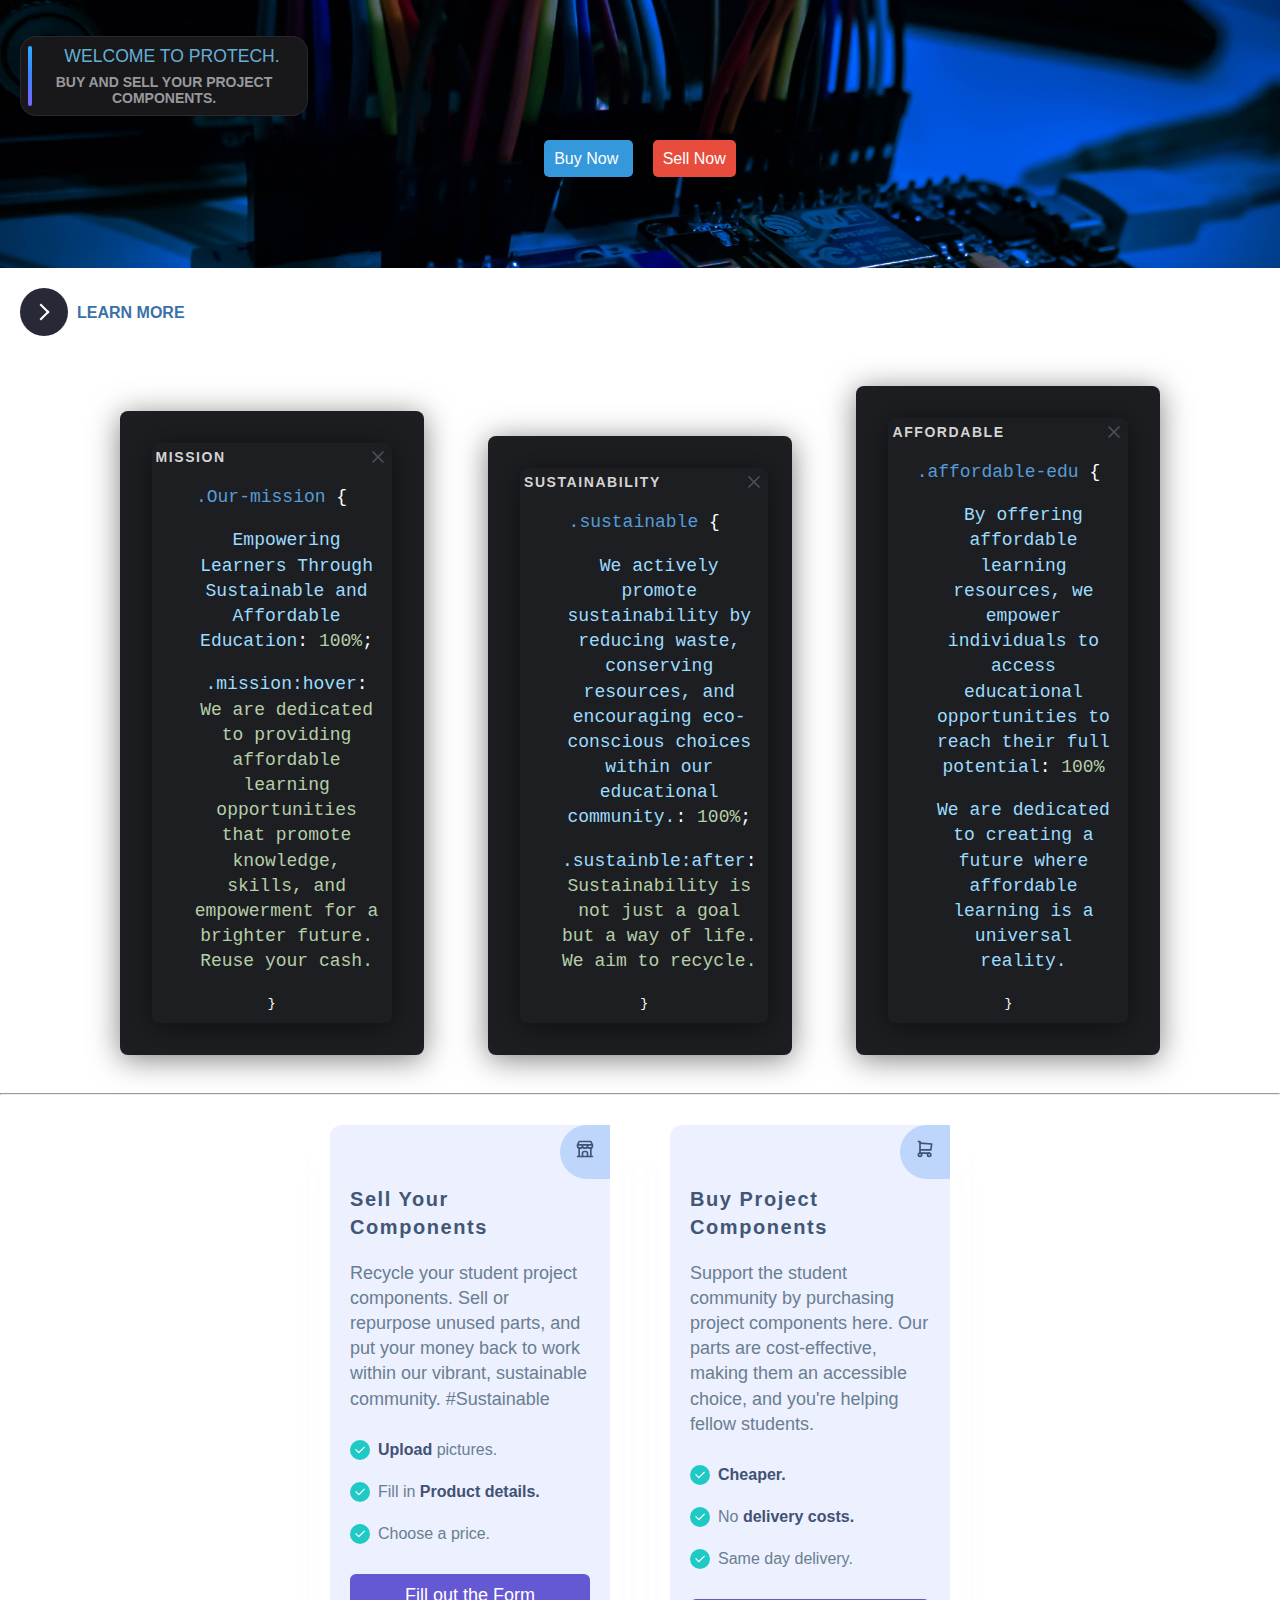
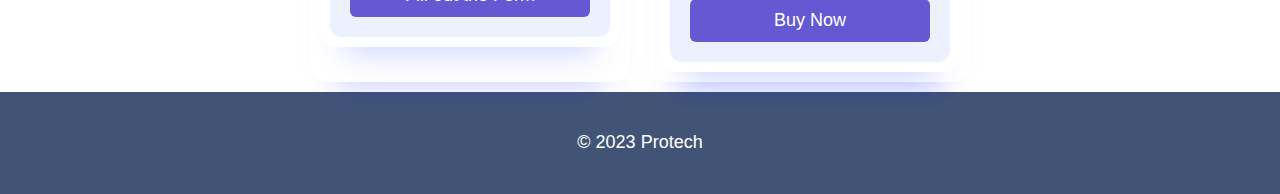
<file: index.html>
<!DOCTYPE html>
<html lang="en">
  <head>
    <meta charset="UTF-8" />
    <meta name="viewport" content="width=device-width, initial-scale=1.0" />
    <title>Sell Your Products</title>
    <link rel="stylesheet" type="text/css" href="style.css" />
  </head>

  <body>
    <section class="hero">
      <h1 class="site-name">
        <div class="notification">
          <div class="notiglow"></div>
          <div class="notiborderglow"></div>
          <div class="notititle">Welcome To ProTech.</div>
          <div class="notibody">Buy and Sell your project components.</div>
        </div>
      </h1>

      <div class="button-container">
        <a href="buyingpage.html" class="buy-link">Buy Now </a>
        <a href="#" class="sell-link">Sell Now</a>
      </div>
    </section>

    <button class="learn-more">
      <span class="circle" aria-hidden="true">
        <span class="icon arrow"></span>
      </span>
      <span class="button-text">
        <a href="about.html" class="learn">LEARN MORE</a></span
      >
    </button>

    <div class="code-editor-container">
      <div class="flex justify-center flex-wrap">
        <div class="code-editor">
          <div class="code-editor">
            <div class="header">
              <span class="title">MISSION</span>
              <svg
                xmlns="http://www.w3.org/2000/svg"
                fill="none"
                viewBox="0 0 24 24"
                class="icon"
              >
                <g stroke-width="0" id="SVGRepo_bgCarrier"></g>
                <g
                  stroke-linejoin="round"
                  stroke-linecap="round"
                  id="SVGRepo_tracerCarrier"
                ></g>
                <g id="SVGRepo_iconCarrier">
                  <path
                    stroke-linecap="round"
                    stroke-width="2"
                    stroke="#4C4F5A"
                    d="M6 6L18 18"
                  ></path>
                  <path
                    stroke-linecap="round"
                    stroke-width="2"
                    stroke="#4C4F5A"
                    d="M18 6L6 18"
                  ></path>
                </g>
              </svg>
            </div>
            <div class="editor-content">
              <code class="code">
                <p><span class="color-0">.Our-mission </span> <span>{</span></p>

                <p class="property">
                  <span class="color-2"
                    >Empowering Learners Through Sustainable and Affordable
                    Education</span
                  ><span>:</span> <span class="color-1">100%</span>;
                </p>

                <p class="property">
                  <span class="color-2">.mission:hover</span><span>:</span>
                  <span class="color-1"
                    >We are dedicated to providing affordable learning
                    opportunities that promote knowledge, skills, and
                    empowerment for a brighter future. Reuse your cash.</span
                  >
                </p>
                <span>}</span>
              </code>
            </div>
          </div>
        </div>

        <div class="code-editor">
          <div class="code-editor">
            <div class="header">
              <span class="title">SUSTAINABILITY</span>
              <svg
                xmlns="http://www.w3.org/2000/svg"
                fill="none"
                viewBox="0 0 24 24"
                class="icon"
              >
                <g stroke-width="0" id="SVGRepo_bgCarrier"></g>
                <g
                  stroke-linejoin="round"
                  stroke-linecap="round"
                  id="SVGRepo_tracerCarrier"
                ></g>
                <g id="SVGRepo_iconCarrier">
                  <path
                    stroke-linecap="round"
                    stroke-width="2"
                    stroke="#4C4F5A"
                    d="M6 6L18 18"
                  ></path>
                  <path
                    stroke-linecap="round"
                    stroke-width="2"
                    stroke="#4C4F5A"
                    d="M18 6L6 18"
                  ></path>
                </g>
              </svg>
            </div>
            <div class="editor-content">
              <code class="code">
                <p><span class="color-0">.sustainable </span> <span>{</span></p>

                <p class="property">
                  <span class="color-2"
                    >We actively promote sustainability by reducing waste,
                    conserving resources, and encouraging eco-conscious choices
                    within our educational community.</span
                  ><span>:</span> <span class="color-1">100%</span>;
                </p>

                <p class="property">
                  <span class="color-2">.sustainble:after</span><span>:</span>
                  <span class="color-1"
                    >Sustainability is not just a goal but a way of life. We aim
                    to recycle.
                  </span>
                </p>
                <span>}</span>
              </code>
            </div>
          </div>
        </div>

        <div class="code-editor">
          <div class="code-editor">
            <div class="header">
              <span class="title">AFFORDABLE</span>
              <svg
                xmlns="http://www.w3.org/2000/svg"
                fill="none"
                viewBox="0 0 24 24"
                class="icon"
              >
                <g stroke-width="0" id="SVGRepo_bgCarrier"></g>
                <g
                  stroke-linejoin="round"
                  stroke-linecap="round"
                  id="SVGRepo_tracerCarrier"
                ></g>
                <g id="SVGRepo_iconCarrier">
                  <path
                    stroke-linecap="round"
                    stroke-width="2"
                    stroke="#4C4F5A"
                    d="M6 6L18 18"
                  ></path>
                  <path
                    stroke-linecap="round"
                    stroke-width="2"
                    stroke="#4C4F5A"
                    d="M18 6L6 18"
                  ></path>
                </g>
              </svg>
            </div>
            <div class="editor-content">
              <code class="code">
                <p>
                  <span class="color-0">.affordable-edu </span> <span>{</span>
                </p>

                <p class="property">
                  <span class="color-2"
                    >By offering affordable learning resources, we empower individuals to access educational
                    opportunities to reach their full potential</span
                  ><span>:</span>
                  <span class="color-1">100%</span>
                </p>

                <p class="property">
                  <span class="color-2"
                    >We are dedicated to creating a future where affordable
                    learning is a universal reality.</span
                  ><span></span>
                  <span class="color-1"></span>
                </p>
                <span>}</span>
              </code>
            </div>
          </div>
        </div>
      </div>
    </div>

    <hr />

    <div class="plan-container">
      <div class="plan">
        <div class="plan">
          <div class="inner">
            <span class="pricing">
              <span>
                <svg
                  xmlns="http://www.w3.org/2000/svg"
                  class="icon icon-tabler icon-tabler-building-store"
                  width="24"
                  height="24"
                  viewBox="0 0 24 24"
                  stroke-width="2"
                  stroke="currentColor"
                  fill="none"
                  stroke-linecap="round"
                  stroke-linejoin="round"
                >
                  <path stroke="none" d="M0 0h24v24H0z" fill="none"></path>
                  <path d="M3 21l18 0"></path>
                  <path
                    d="M3 7v1a3 3 0 0 0 6 0v-1m0 1a3 3 0 0 0 6 0v-1m0 1a3 3 0 0 0 6 0v-1h-18l2 -4h14l2 4"
                  ></path>
                  <path d="M5 21l0 -10.15"></path>
                  <path d="M19 21l0 -10.15"></path>
                  <path d="M9 21v-4a2 2 0 0 1 2 -2h2a2 2 0 0 1 2 2v4"></path>
                </svg>
              </span>
            </span>
            <p class="title">Sell Your Components</p>
            <p class="info">
              Recycle your student project components. Sell or repurpose unused
              parts, and put your money back to work within our vibrant,
              sustainable community. #Sustainable
            </p>
            <ul class="features">
              <li>
                <span class="icon">
                  <svg
                    height="24"
                    width="24"
                    viewBox="0 0 24 24"
                    xmlns="http://www.w3.org/2000/svg"
                  >
                    <path d="M0 0h24v24H0z" fill="none"></path>
                    <path
                      fill="currentColor"
                      d="M10 15.172l9.192-9.193 1.415 1.414L10 18l-6.364-6.364 1.414-1.414z"
                    ></path>
                  </svg>
                </span>
                <span><strong>Upload</strong> pictures.</span>
              </li>
              <li>
                <span class="icon">
                  <svg
                    height="24"
                    width="24"
                    viewBox="0 0 24 24"
                    xmlns="http://www.w3.org/2000/svg"
                  >
                    <path d="M0 0h24v24H0z" fill="none"></path>
                    <path
                      fill="currentColor"
                      d="M10 15.172l9.192-9.193 1.415 1.414L10 18l-6.364-6.364 1.414-1.414z"
                    ></path>
                  </svg>
                </span>
                <span>Fill in<strong> Product details.</strong></span>
              </li>
              <li>
                <span class="icon">
                  <svg
                    height="24"
                    width="24"
                    viewBox="0 0 24 24"
                    xmlns="http://www.w3.org/2000/svg"
                  >
                    <path d="M0 0h24v24H0z" fill="none"></path>
                    <path
                      fill="currentColor"
                      d="M10 15.172l9.192-9.193 1.415 1.414L10 18l-6.364-6.364 1.414-1.414z"
                    ></path>
                  </svg>
                </span>
                <span>Choose a price.</span>
              </li>
            </ul>
            <div class="action">
              <a class="button" href="#"> Fill out the Form </a>
            </div>
          </div>
        </div>
      </div>
      <div class="plan">
        <div class="plan">
          <div class="inner">
            <span class="pricing">
              <span>
                <svg
                  xmlns="http://www.w3.org/2000/svg"
                  class="icon icon-tabler icon-tabler-shopping-cart"
                  width="24"
                  height="24"
                  viewBox="0 0 24 24"
                  stroke-width="2"
                  stroke="currentColor"
                  fill="none"
                  stroke-linecap="round"
                  stroke-linejoin="round"
                >
                  <path stroke="none" d="M0 0h24v24H0z" fill="none"></path>
                  <path d="M6 19m-2 0a2 2 0 1 0 4 0a2 2 0 1 0 -4 0"></path>
                  <path d="M17 19m-2 0a2 2 0 1 0 4 0a2 2 0 1 0 -4 0"></path>
                  <path d="M17 17h-11v-14h-2"></path>
                  <path d="M6 5l14 1l-1 7h-13"></path>
                </svg>
              </span>
            </span>
            <p class="title">Buy Project Components</p>
            <p class="info">
              Support the student community by purchasing project components
              here. Our parts are cost-effective, making them an accessible
              choice, and you're helping fellow students.
            </p>
            <ul class="features">
              <li>
                <span class="icon">
                  <svg
                    height="24"
                    width="24"
                    viewBox="0 0 24 24"
                    xmlns="http://www.w3.org/2000/svg"
                  >
                    <path d="M0 0h24v24H0z" fill="none"></path>
                    <path
                      fill="currentColor"
                      d="M10 15.172l9.192-9.193 1.415 1.414L10 18l-6.364-6.364 1.414-1.414z"
                    ></path>
                  </svg>
                </span>
                <span><strong>Cheaper.</strong></span>
              </li>
              <li>
                <span class="icon">
                  <svg
                    height="24"
                    width="24"
                    viewBox="0 0 24 24"
                    xmlns="http://www.w3.org/2000/svg"
                  >
                    <path d="M0 0h24v24H0z" fill="none"></path>
                    <path
                      fill="currentColor"
                      d="M10 15.172l9.192-9.193 1.415 1.414L10 18l-6.364-6.364 1.414-1.414z"
                    ></path>
                  </svg>
                </span>
                <span>No <strong>delivery costs.</strong></span>
              </li>
              <li>
                <span class="icon">
                  <svg
                    height="24"
                    width="24"
                    viewBox="0 0 24 24"
                    xmlns="http://www.w3.org/2000/svg"
                  >
                    <path d="M0 0h24v24H0z" fill="none"></path>
                    <path
                      fill="currentColor"
                      d="M10 15.172l9.192-9.193 1.415 1.414L10 18l-6.364-6.364 1.414-1.414z"
                    ></path>
                  </svg>
                </span>
                <span>Same day delivery.</span>
              </li>
            </ul>
            <div class="action">
              <a class="button" href="buyingpage.html"> Buy Now </a>
            </div>
          </div>
        </div>
      </div>
    </div>

    <footer class="footer">
      <div class="footer-content">
        <p>&copy; 2023 Protech</p>
      </div>
    </footer>
  </body>
</html>
</file>
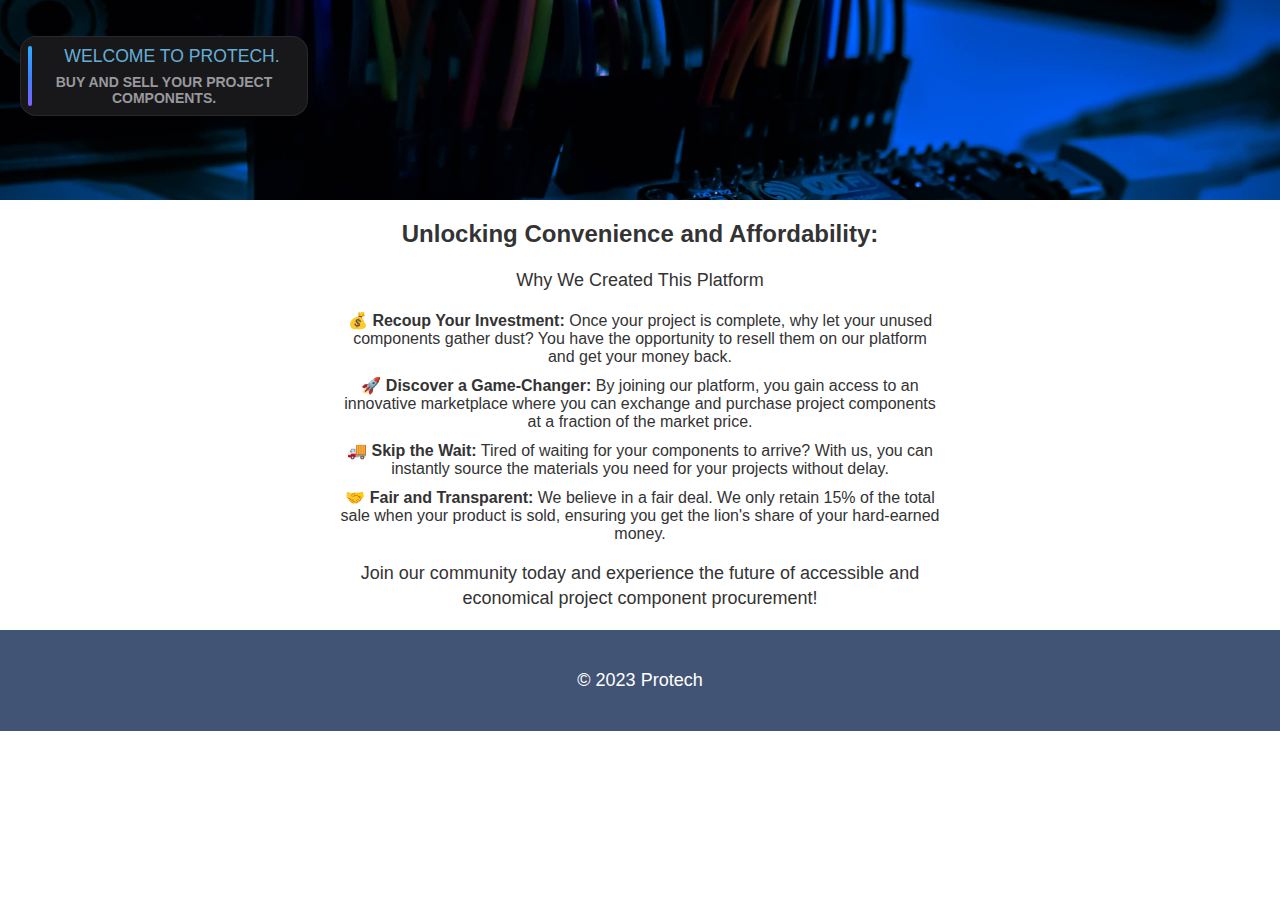
<file: about.html>
<!DOCTYPE html>
<html lang="en">
  <head>
    <meta charset="UTF-8" />
    <meta name="viewport" content="width=device-width, initial-scale=1.0" />
    <title>Sell Your Products</title>
    <link rel="stylesheet" type="text/css" href="style.css" />
  </head>

  <body>
    <section class="hero">
      <h1 class="site-name">
        <div class="notification">
          <div class="notiglow"></div>
          <div class="notiborderglow"></div>
          <div class="notititle">Welcome To ProTech.</div>
          <div class="notibody">Buy and Sell your project components.</div>
        </div>
      </h1>
    </section>

    <div class="mission-statement">
      <h2>Unlocking Convenience and Affordability:</h2>
      <p>Why We Created This Platform</p>
      <ul>
        <li>
          <span class="bold">💰 Recoup Your Investment:</span> Once your project
          is complete, why let your unused components gather dust? You have the
          opportunity to resell them on our platform and get your money back.
        </li>
        <li>
          <span class="bold">🚀 Discover a Game-Changer:</span> By joining our
          platform, you gain access to an innovative marketplace where you can
          exchange and purchase project components at a fraction of the market
          price.
        </li>
        <li>
          <span class="bold">🚚 Skip the Wait:</span> Tired of waiting for your
          components to arrive? With us, you can instantly source the materials
          you need for your projects without delay.
        </li>
        <li>
          <span class="bold">🤝 Fair and Transparent:</span> We believe in a
          fair deal. We only retain 15% of the total sale when your product is
          sold, ensuring you get the lion's share of your hard-earned money.
        </li>
      </ul>
      <p>
        Join our community today and experience the future of accessible and
        economical project component procurement!
      </p>
    </div>

    <footer class="footer">
      <div class="footer-content">
        <p>&copy; 2023 Protech</p>
      </div>
    </footer>
  </body>
</html>
</file>
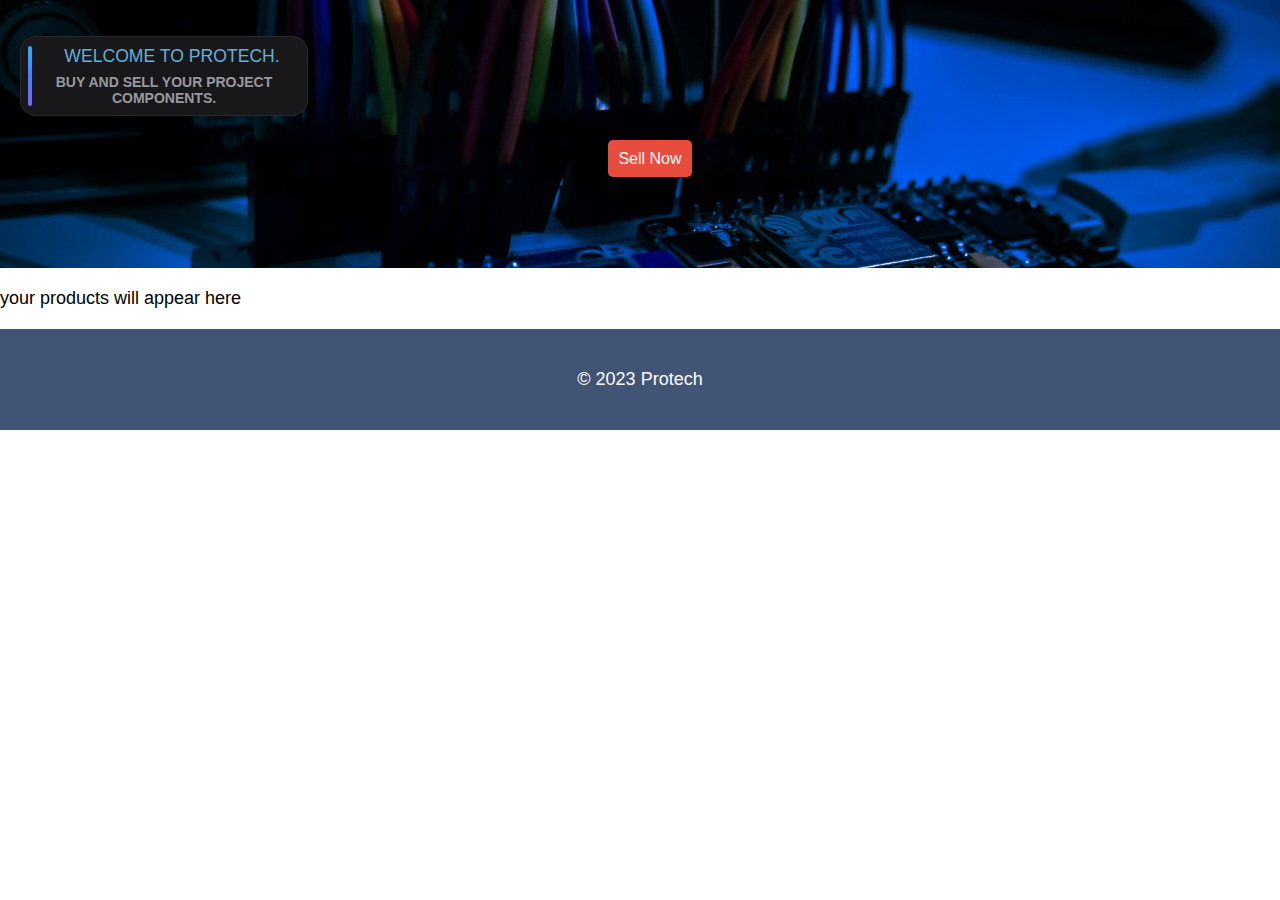
<file: buyingpage.html>
<!DOCTYPE html>
<html lang="en">
  <head>
    <meta charset="UTF-8" />
    <meta name="viewport" content="width=device-width, initial-scale=1.0" />
    <title>Sell Your Products</title>
    <link rel="stylesheet" type="text/css" href="style.css" />
  </head>

  <body>
    <section class="hero">
      <h1 class="site-name">
        <div class="notification">
          <div class="notiglow"></div>
          <div class="notiborderglow"></div>
          <div class="notititle">Welcome To ProTech.</div>
          <div class="notibody">Buy and Sell your project components.</div>
        </div>
      </h1>

      <div class="button-container">
        <a href="#" class="sell-link">Sell Now</a>
      </div>
    </section>

    <p>your products will appear here</p>

    <footer class="footer">
      <div class="footer-content">
        <p>&copy; 2023 Protech</p>
      </div>
    </footer>
  </body>
</html>
</file>
<file: style.css>
body {
    margin: 0;
    font-family: 'Gill Sans', 'Gill Sans MT', Calibri, 'Trebuchet MS', sans-serif;
}

.hero {
    background-image: url('./tim-kabel-FCrYdP8gohg-unsplash.jpg'); /* Replace with the URL of your image */
    background-size: cover;
    background-position: center;
    color: #fff;
    text-align: center;
    padding: 100px 0;
    position: relative;
}

.notification {
    display: flex;
    flex-direction: column;
    isolation: isolate;
    position: relative;
    width: 18rem;
    height: 5rem;
    background: #29292c;
    border-radius: 1rem;
    overflow: hidden;
    font-family: 'Gill Sans', 'Gill Sans MT', Calibri, 'Trebuchet MS', sans-serif;
    font-size: 14px;
    --gradient: linear-gradient(to bottom, #2eadff, #3d83ff, #7e61ff);
    --color: #65afd6;
  }
  
  .notification:before {
    position: absolute;
    content: "";
    inset: 0.0625rem;
    border-radius: 0.9375rem;
    background: #18181b;
    z-index: 2
  }
  
  .notification:after {
    position: absolute;
    content: "";
    width: 0.25rem;
    inset: 0.65rem auto 0.65rem 0.5rem;
    border-radius: 0.125rem;
    background: var(--gradient);
    transition: transform 300ms ease;
    z-index: 4;
  }
  
  .notification:hover:after {
    transform: translateX(0.15rem)
  }
  
  .notititle {
    color: var(--color);
    padding: 0.65rem 0.25rem 0.4rem 1.25rem;
    font-weight: 500;
    font-size: 1.1rem;
    transition: transform 300ms ease;
    z-index: 5;
  }
  
  .notification:hover .notititle {
    transform: translateX(0.15rem)
  }
  
  .notibody {
    color: #99999d;
    padding: 0 1.25rem;
    transition: transform 300ms ease;
    z-index: 5;
  }
  
  .notification:hover .notibody {
    transform: translateX(0.25rem)
  }
  
  .notiglow,
  .notiborderglow {
    position: absolute;
    width: 20rem;
    height: 20rem;
    transform: translate(-50%, -50%);
    background: radial-gradient(circle closest-side at center, white, transparent);
    opacity: 0;
    transition: opacity 300ms ease;
  }
  
  .notiglow {
    z-index: 3;
  }
  
  .notiborderglow {
    z-index: 1;
  }
  
  .notification:hover .notiglow {
    opacity: 0.1
  }
  
  .notification:hover .notiborderglow {
    opacity: 0.1
  }
  
  .note {
    color: var(--color);
    position: fixed;
    top: 80%;
    left: 50%;
    transform: translateX(-50%);
    text-align: center;
    font-size: 0.9rem;
    width: 75%;
  }
.site-name {
    position: absolute;
    top: 20px;
    left: 20px;
    font-size: 24px;
    color: #fff;
    text-transform: uppercase;
}

.options {
    text-align: center;
    margin-top: 100px;
}

.options a {
    display: inline-block;
    background-color: #3498db;
    color: #fff;
    text-decoration: none;
    font-size: 18px;
    padding: 10px 20px;
    margin: 10px;
    border-radius: 5px;
}

/* Media Query for responsiveness */
@media screen and (max-width: 768px) {
    .site-name {
        font-size: 20px;
    }

    .options a {
        font-size: 16px;
        padding: 8px 16px;
        margin: 8px;
    }
}
.plan {
    border-radius: 16px;
    box-shadow: 0 30px 30px -25px rgba(0, 38, 255, 0.205);
    padding: 10px;
    background-color: #fff;
    color: #697e91;
    max-width: 300px;
    
  }
  
  .plan strong {
    font-weight: 600;
    color: #425275;
  }
  
  .plan .inner {
    align-items: center;
    padding: 20px;
    padding-top: 40px;
    background-color: #ecf0ff;
    border-radius: 12px;
    position: relative;
  }
  
  .plan .pricing {
    position: absolute;
    top: 0;
    right: 0;
    background-color: #bed6fb;
    border-radius: 99em 0 0 99em;
    display: flex;
    align-items: center;
    padding: 0.625em 0.75em;
    font-size: 1.25rem;
    font-weight: 600;
    color: #425475;
  }
  
  .plan .pricing small {
    color: #707a91;
    font-size: 0.75em;
    margin-left: 0.25em;
  }
  
  .plan .title {
    font-weight: 600;
    font-size: 1.25rem;
    color: #425675;
  }
  
  .plan .title + * {
    margin-top: 0.75rem;
  }
  
  .plan .info + * {
    margin-top: 1rem;
  }
  
  .plan .features {
    display: flex;
    flex-direction: column;
  }
  
  .plan .features li {
    display: flex;
    align-items: center;
    gap: 0.5rem;
  }
  
  .plan .features li + * {
    margin-top: 0.75rem;
  }
  
  .plan .features .icon {
    background-color: #1FCAC5;
    display: inline-flex;
    align-items: center;
    justify-content: center;
    color: #fff;
    border-radius: 50%;
    width: 20px;
    height: 20px;
  }
  
  .plan .features .icon svg {
    width: 14px;
    height: 14px;
  }
  
  .plan .features + * {
    margin-top: 1.25rem;
  }
  
  .plan .action {
    width: 100%;
    display: flex;
    align-items: center;
    justify-content: end;
  }
  
  .plan .button {
    background-color: #6558d3;
    border-radius: 6px;
    color: #fff;
    font-weight: 500;
    font-size: 1.125rem;
    text-align: center;
    border: 0;
    outline: 0;
    width: 100%;
    padding: 0.625em 0.75em;
    text-decoration: none;
  }
  
  .plan .button:hover, .plan .button:focus {
    background-color: #4133B7;
  }
  /* Existing CSS for the .plan class and its children goes here */

.plan-container {
    margin: 10px;
    display: flex;
    justify-content: center;
    flex-wrap: wrap;
    gap: 20px; /* Adjust this value to control the gap between the cards */
    /* max-height: 700px;*/
} 

.plan {
    border-radius: 16px;
    box-shadow: 0 30px 30px -25px rgba(0, 38, 255, 0.205);
    padding: 10px;
    background-color: #fff;
    color: #697e91;
    max-width: 300px;
    flex: 1; /* Allow the cards to share available space equally */
}

.code-editor {
    max-width: 300px;
    background-color: #1d1e22;
    box-shadow: 0px 4px 30px rgba(0, 0, 0, 0.5);
    border-radius: 8px;
    padding: 2px;
    margin: 30px;
  }
  
  .header {
    
    display: flex;
    align-items: center;
    justify-content: space-between;
    margin: 2px;
  }
  
  .title {
    font-family: Lato, sans-serif;
    font-weight: 900;
    font-size: 14px;
    letter-spacing: 1.57px;
    color: rgb(212 212 212);
  }
  
  .icon {
    width: 20px;
    transition: .2s ease;
  }
  
  .icon:hover {
    cursor: pointer;
    border-radius: 50px;
    background-color: #6e7281;
  }
  
  .editor-content {
    margin: 0 10px 10px;
    color: white;
  }
  
  .property {
    margin-left: 30px;
  }
  
  .property:hover {
    cursor: text;
  }
  
  .editor-content .color-0 {
    color: rgb(86 156 214);
  }
  
  .editor-content .color-1 {
    color: rgb(182 206 168);
  }
  
  .editor-content .color-2 {
    color: rgb(156 220 254);
  }
  
  .editor-content .color-3 {
    color: rgb(207 146 120);
  }
  
  .color-preview-1,.color-preview-2 {
    height: 8px;
    width: 8px;
    border: 1px solid #fff;
    display: inline-block;
    margin-right: 3px;
  }
  
  .color-preview-1 {
    background-color: #1d1e22;
  }
  
  .color-preview-1 {
    background-color: rgba(0, 0, 0, 0.5);
  }
  /* Default styles for larger screens */
.code-editor {
    display: inline-block;
    max-width: 300px;
  background-color: #1d1e22;
  box-shadow: 0px 4px 30px rgba(0, 0, 0, 0.5);
  border-radius: 8px;
  padding: 2px;
  
  
  
  }
  
  /* Styles for smaller screens (e.g., mobile) */
  @media screen and (max-width: 768px) {
    .flex {
      flex-direction: column;
      align-items: center;
    }
  
    .code-editor {
      margin-bottom: 20px;
      max-width: 100%; /* Full width for mobile devices */
    }
  }
  .code-editor-container {
    text-align: center; /* Center the code editors horizontally */
    
  }

  /* buy sell buttons */
  .container {
    position: relative;
    text-align: center; /* Center the text and links horizontally */
  }
  
  .website-name {
    font-size: 24px;
    margin: 0;
  }
  
  .button-container {
    margin-top: 50px; /* Adjust the margin as needed to create spacing */
  }
  
  .buy-link,
  .sell-link {
    padding: 10px 10px;
    background-color: #3498db;
    color: #fff;
    border: none;
    border-radius: 5px;
    cursor: pointer;
    text-decoration: none; /* Remove the default underline for links */
  }
  
  .sell-link {
    background-color: #e74c3c;
    margin-left: 20px; /* Adjust the margin to create spacing between the links */
  }
  


  .footer {
    background-color: #425475;
    color: #fff;
    text-align: center;
    padding: 20px 0;
  }
  
  .footer-content {
    font-size: 16px;
  }
  


button {
  position: relative;
  display: inline-block;
  cursor: pointer;
  outline: none;
  border: 0;
  vertical-align: middle;
  text-decoration: none;
  background: transparent;
  padding: 0;
  font-size: inherit;
  font-family: inherit;
  margin: 20px;
}

button.learn-more {
  width: 12rem;
  height: auto;
}

button.learn-more .circle {
  transition: all 0.45s cubic-bezier(0.65, 0, 0.076, 1);
  position: relative;
  display: block;
  margin: 0;
  width: 3rem;
  height: 3rem;
  background: #282936;
  border-radius: 1.625rem;
}

button.learn-more .circle .icon {
  transition: all 0.45s cubic-bezier(0.65, 0, 0.076, 1);
  position: absolute;
  top: 0;
  bottom: 0;
  margin: auto;
  background: #fff;
}

button.learn-more .circle .icon.arrow {
  transition: all 0.45s cubic-bezier(0.65, 0, 0.076, 1);
  left: 0.625rem;
  width: 1.125rem;
  height: 0.125rem;
  background: none;
}

button.learn-more .circle .icon.arrow::before {
  position: absolute;
  content: "";
  top: -0.29rem;
  right: 0.0625rem;
  width: 0.625rem;
  height: 0.625rem;
  border-top: 0.125rem solid #fff;
  border-right: 0.125rem solid #fff;
  transform: rotate(45deg);
}

button.learn-more .button-text {
  transition: all 0.45s cubic-bezier(0.65, 0, 0.076, 1);
  position: absolute;
  top: 0;
  left: 0;
  right: 0;
  bottom: 0;
  padding: 0.75rem 0;
  margin: 0 0 0 1.85rem;
  color: #fdfdfd;
  font-weight: 700;
  line-height: 1.6;
  text-align: center;
  text-transform: uppercase;
}

button:hover .circle {
  width: 100%;
}

button:hover .circle .icon.arrow {
  background: #fff;
  transform: translate(1rem, 0);
}

button:hover .button-text {
  color: #fff;
}

.learn{
    color: rgb(58, 113, 168);
    text-decoration: none;
    font-family: 'Gill Sans', 'Gill Sans MT', Calibri, 'Trebuchet MS', sans-serif;
}




/* about page */

.mission-statement {
    text-align: center;
    font-family: Arial, sans-serif;
    color: #333;
    max-width: 600px;
    margin: 0 auto;
  }
  
  h2 {
    font-size: 24px;
    font-weight: bold;
    margin: 20px 0;
  }
  
  .bold {
    font-weight: bold;
  }
  
  ul {
    list-style: none;
    padding: 0;
  }
  
  li {
    margin: 10px 0;
  }
  
  p {
    font-size: 18px;
    line-height: 1.4;
  }
  


  /* buy page */
</file>
